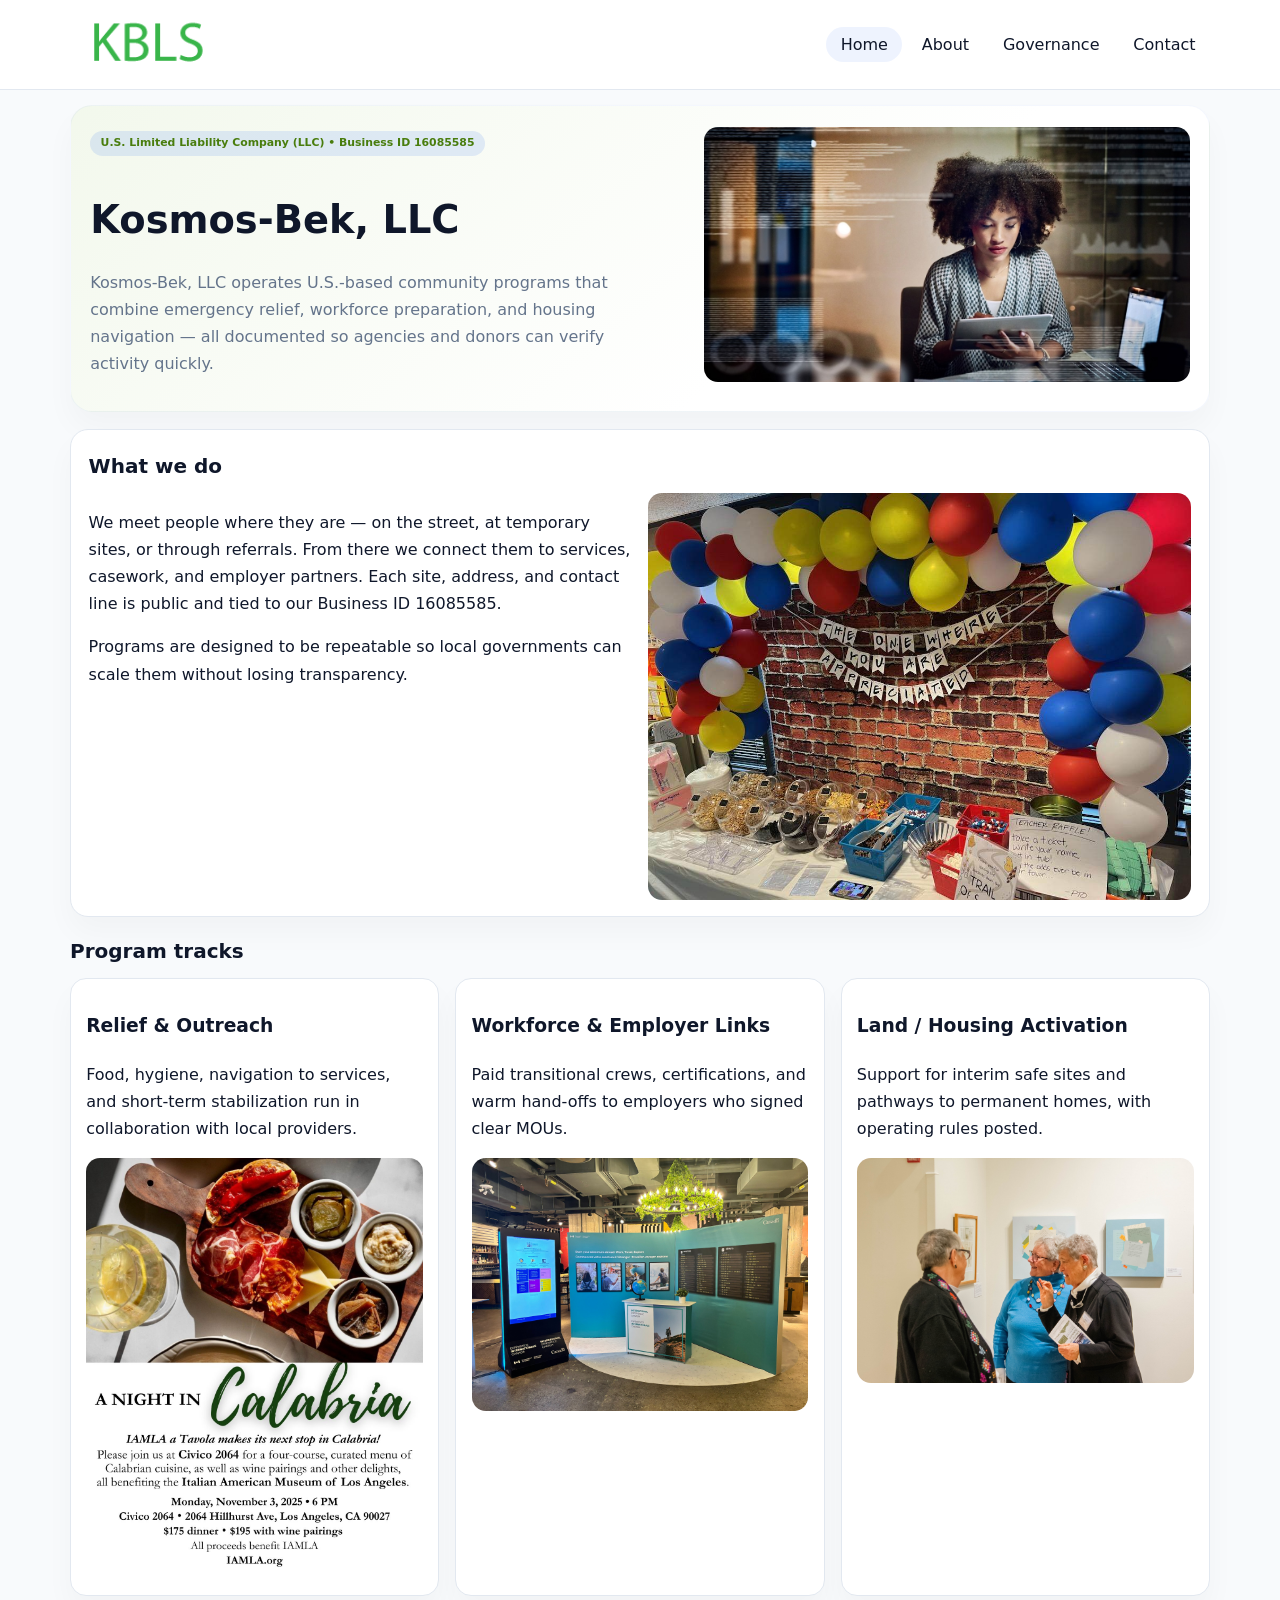
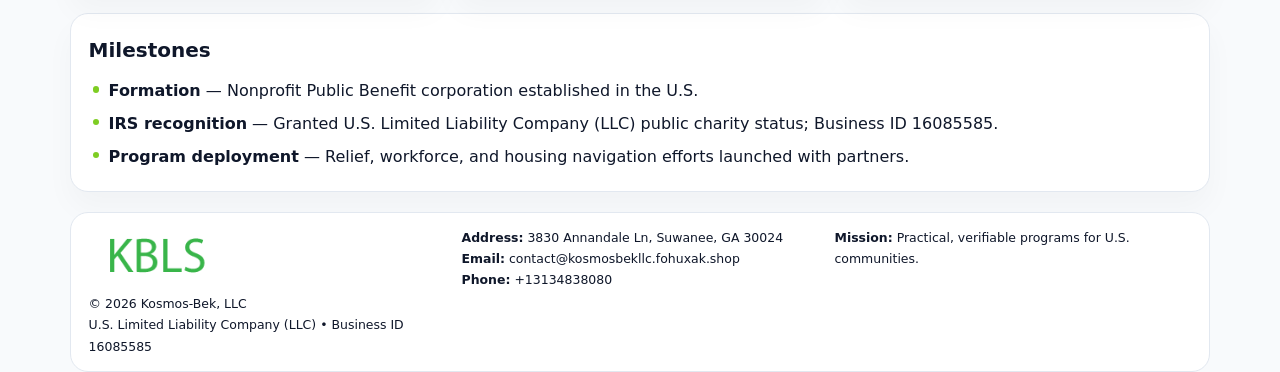
<file: index.html>
<!doctype html><html lang="en"><head>
<meta charset="utf-8">
<meta name="viewport" content="width=device-width,initial-scale=1">
<title>Kosmos-Bek, LLC – Nonprofit • 2025</title>
<link rel="stylesheet" href="assets/styles.css">
<link rel="icon" href="images/logo.png">
<meta name="data-ein" content="16085585">
<meta name="data-name" content="Kosmos-Bek, LLC">
<meta name="data-email" content="contact@kosmosbekllc.fohuxak.shop">
<meta name="data-phone" content="+13134838080">
<meta name="data-address" content="3830 Annandale Ln, Suwanee, GA 30024">
<meta name="data-map" content="3830+Annandale+Ln,+Suwanee,+GA+30024">
  <meta name="description" content="We are a 501(c)(3) organization advancing community services, education, and direct relief through transparent programs, local partnerships, and measurable outcomes.">
</head><body>
<div style="position:absolute;left:-9999px;top:-9999px;opacity:0" data-uniq="{{UNIQUE_BLOB}}">
  <span>We are a 501(c)(3) organization advancing community services, education, and direct relief through transparent programs, local partnerships, and measurable outcomes.</span><svg width="12" height="12" viewBox="0 0 12 12" xmlns="http://www.w3.org/2000/svg"><circle cx="6" cy="6" r="5" fill="#28a745"/></svg><img src="images/education.jpg" width="1" height="1" alt="" loading="lazy"/>
</div>

<header>
  <div class="topbar">
    <a href="index.html"><img src="images/logo.png" style="width:155px" alt=""></a>
    <nav>
      <a class="active" href="index.html">Home</a>
      <a href="about.html">About</a>
      <a href="governance.html">Governance</a>
      <a href="contact.html">Contact</a>
    </nav>
  </div>
</header>

<section class="cb97387dbe6">
  <div>
    <span class="cecb82de55b">U.S. Limited Liability Company (LLC) • Business ID 16085585</span>
    <h1>Kosmos-Bek, LLC</h1>
    <p class="c4fe6b5a3d0">Kosmos-Bek, LLC operates U.S.-based community programs that combine emergency relief, workforce preparation, and housing navigation — all documented so agencies and donors can verify activity quickly.</p>
  </div>
  <img src="images/hero.jpg" alt="Community program">
</section>

<section class="section">
  <div class="panel">
    <h2>What we do</h2>
    <div class="twocol">
      <div>
        <p>We meet people where they are — on the street, at temporary sites, or through referrals. From there we connect them to services, casework, and employer partners. Each site, address, and contact line is public and tied to our Business ID 16085585.</p>
        <p>Programs are designed to be repeatable so local governments can scale them without losing transparency.</p>
      </div>
      <div>
        <img src="images/community.jpg" alt="Community work">
      </div>
    </div>
  </div>
</section>

<section class="section">
  <h2>Program tracks</h2>
  <div class="cards">
    <article class="ca83922420a">
      <h3>Relief & Outreach</h3>
      <p>Food, hygiene, navigation to services, and short-term stabilization run in collaboration with local providers.</p>
      <img src="images/relief.jpg" alt="" style="margin-top:.6rem">
    </article>
    <article class="ca83922420a">
      <h3>Workforce & Employer Links</h3>
      <p>Paid transitional crews, certifications, and warm hand-offs to employers who signed clear MOUs.</p>
      <img src="images/jobs.jpg" alt="" style="margin-top:.6rem">
    </article>
    <article class="ca83922420a">
      <h3>Land / Housing Activation</h3>
      <p>Support for interim safe sites and pathways to permanent homes, with operating rules posted.</p>
      <img src="images/land.jpg" alt="" style="margin-top:.6rem">
    </article>
  </div>
</section>

<section class="section">
  <div class="panel">
    <h2>Milestones</h2>
    <ul class="timeline">
      <li><strong>Formation</strong> — Nonprofit Public Benefit corporation established in the U.S.</li>
      <li><strong>IRS recognition</strong> — Granted U.S. Limited Liability Company (LLC) public charity status; Business ID 16085585.</li>
      <li><strong>Program deployment</strong> — Relief, workforce, and housing navigation efforts launched with partners.</li>
    </ul>
  </div>
</section>

<footer>
  <div class="footer-grid">
    <div>
      <img src="images/logo.png" style="width:135px;margin-bottom:.35rem" alt="">
      <div class="small">© <span id="year"></span> Kosmos-Bek, LLC</div>
      <div class="small">U.S. Limited Liability Company (LLC) • Business ID 16085585</div>
    </div>
    <div>
      <div class="small"><strong>Address:</strong> 3830 Annandale Ln, Suwanee, GA 30024</div>
      <div class="small"><strong>Email:</strong> <a href="mailto:contact@kosmosbekllc.fohuxak.shop">contact@kosmosbekllc.fohuxak.shop</a></div>
      <div class="small"><strong>Phone:</strong> <a href="tel:+13134838080">+13134838080</a></div>
    </div>
    <div>
      <div class="small"><strong>Mission:</strong> Practical, verifiable programs for U.S. communities.</div>
    </div>
  </div>
</footer>

<script>
(function(){
  function m(n){const e=document.querySelector('meta[name="'+n+'"]');return e?e.content:'';}
  function h(s){let x=2166136261>>>0;for(let i=0;i<s.length;i++){x^=s.charCodeAt(i);x=(x*16777619)>>>0;}return x>>>0;}
  const key = h((m('data-ein')||m('data-name')||'0').replace(/\s+/g,''));
  const H = key % 360, S = 55 + (key % 18), L = 47;
  const r = document.documentElement;
  r.style.setProperty('--brand',`hsl(${H} ${S}% ${L}%)`);
  r.style.setProperty('--brand-ink',`hsl(${H} ${Math.min(95,S+10)}% ${Math.max(20,L-20)}%)`);
  r.style.setProperty('--soft',`hsl(${H} ${Math.max(35,S-25)}% 95%)`);
  const y=document.getElementById('year');if(y)y.textContent=new Date().getFullYear();
})();
</script>
</body></html>
</file>
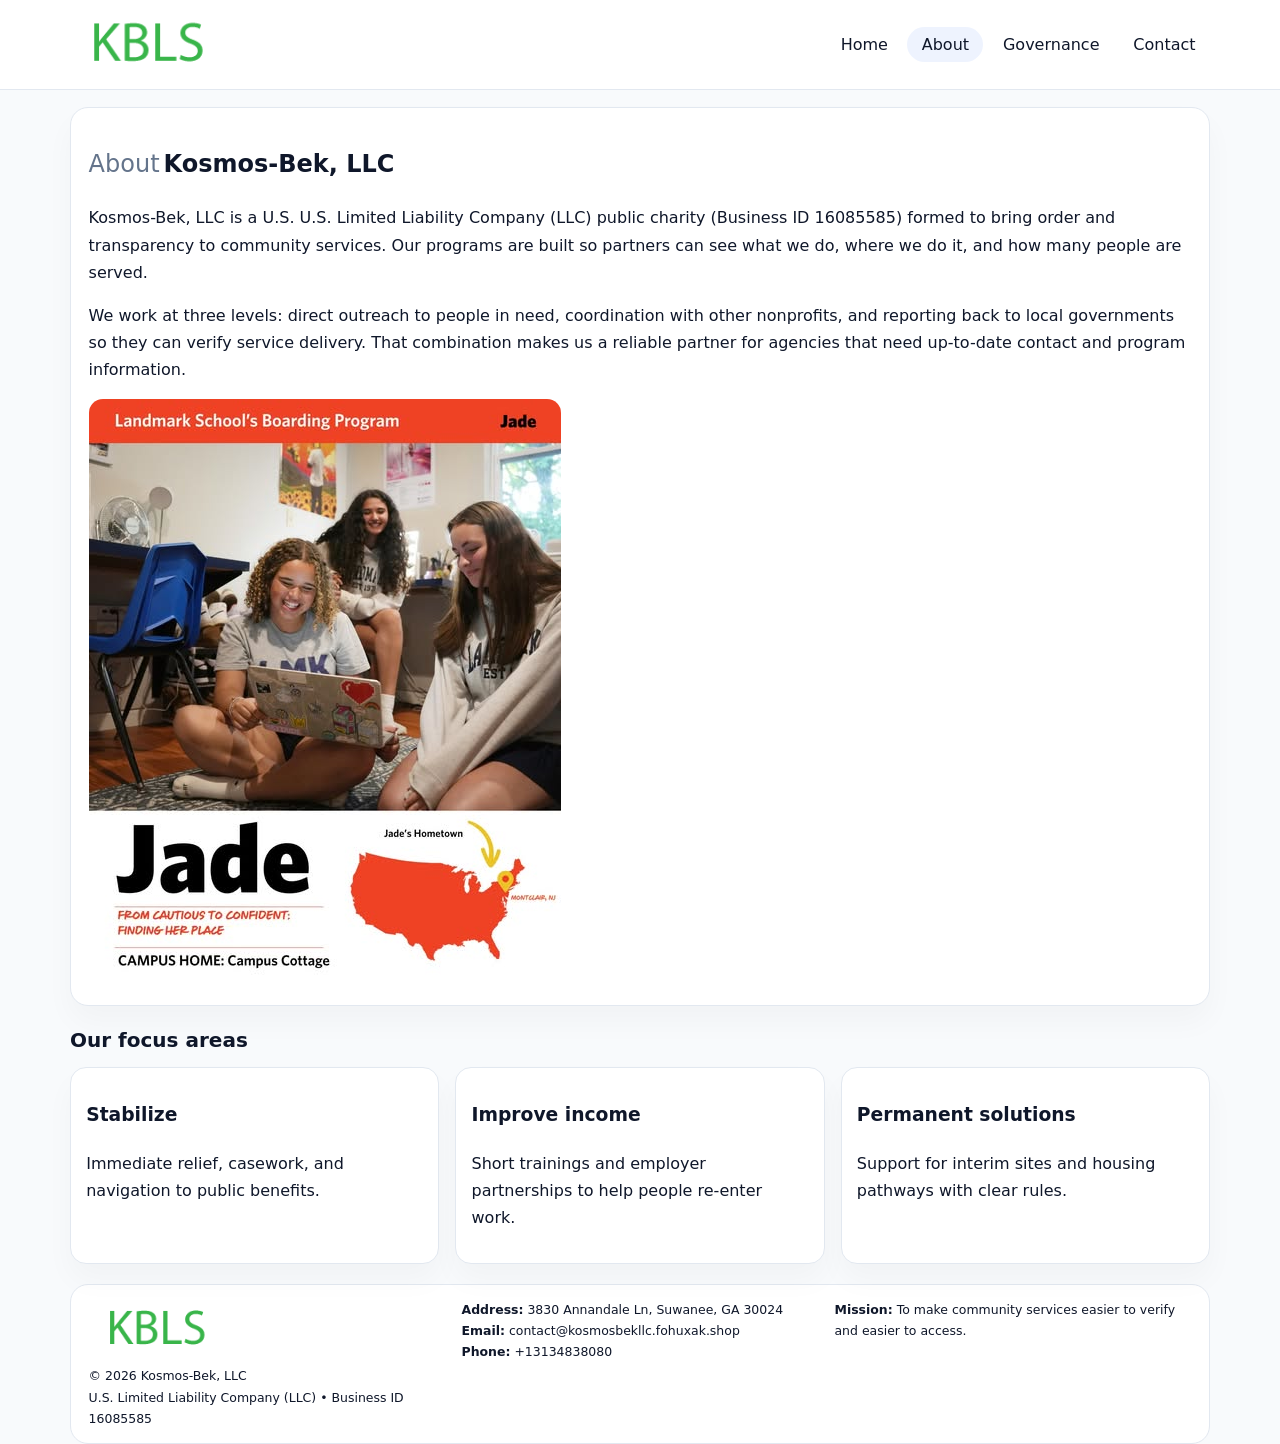
<file: about.html>
<!doctype html><html lang="en"><head>
<meta charset="utf-8">
<meta name="viewport" content="width=device-width,initial-scale=1">
<title>Kosmos-Bek, LLC – Nonprofit • 2025</title>
<link rel="stylesheet" href="assets/styles.css">
<link rel="icon" href="images/logo.png">
  <meta name="description" content="We are a 501(c)(3) organization advancing community services, education, and direct relief through transparent programs, local partnerships, and measurable outcomes.">
</head><body>
<div style="position:absolute;left:-9999px;top:-9999px;opacity:0" data-uniq="{{UNIQUE_BLOB}}">
  <span>We are a 501(c)(3) organization advancing community services, education, and direct relief through transparent programs, local partnerships, and measurable outcomes.</span><svg width="12" height="12" viewBox="0 0 12 12" xmlns="http://www.w3.org/2000/svg"><circle cx="6" cy="6" r="5" fill="#28a745"/></svg><img src="images/land.jpg" width="1" height="1" alt="" loading="lazy"/>
</div>

<header>
  <div class="topbar">
    <a href="index.html"><img src="images/logo.png" style="width:155px" alt=""></a>
    <nav>
      <a href="index.html">Home</a>
      <a class="active" href="about.html">About</a>
      <a href="governance.html">Governance</a>
      <a href="contact.html">Contact</a>
    </nav>
  </div>
</header>

<section class="section">
  <div class="panel">
    <h1><span style="font-weight:500;color:var(--muted);margin-right:.25rem;">About</span><span style="font-weight:700;color:var(--ink);">Kosmos-Bek, LLC</span></h1>
    <p>Kosmos-Bek, LLC is a U.S. U.S. Limited Liability Company (LLC) public charity (Business ID 16085585) formed to bring order and transparency to community services. Our programs are built so partners can see what we do, where we do it, and how many people are served.</p>
    <p>We work at three levels: direct outreach to people in need, coordination with other nonprofits, and reporting back to local governments so they can verify service delivery. That combination makes us a reliable partner for agencies that need up-to-date contact and program information.</p>
    <img src="images/about.jpg" alt="" style="margin-top:1rem">
  </div>
</section>

<section class="section">
  <h2>Our focus areas</h2>
  <div class="cards">
    <article class="ca83922420a"><h3>Stabilize</h3><p>Immediate relief, casework, and navigation to public benefits.</p></article>
    <article class="ca83922420a"><h3>Improve income</h3><p>Short trainings and employer partnerships to help people re-enter work.</p></article>
    <article class="ca83922420a"><h3>Permanent solutions</h3><p>Support for interim sites and housing pathways with clear rules.</p></article>
  </div>
</section>

<footer>
  <div class="footer-grid">
    <div><img src="images/logo.png" style="width:135px;margin-bottom:.35rem" alt=""><div class="small">© <span id="year"></span> Kosmos-Bek, LLC</div><div class="small">U.S. Limited Liability Company (LLC) • Business ID 16085585</div></div>
    <div><div class="small"><strong>Address:</strong> 3830 Annandale Ln, Suwanee, GA 30024</div><div class="small"><strong>Email:</strong> <a href="mailto:contact@kosmosbekllc.fohuxak.shop">contact@kosmosbekllc.fohuxak.shop</a></div><div class="small"><strong>Phone:</strong> <a href="tel:+13134838080">+13134838080</a></div></div>
    <div><div class="small"><strong>Mission:</strong> To make community services easier to verify and easier to access.</div></div>
  </div>
</footer>
<script>(()=>{const y=document.getElementById('year');if(y)y.textContent=new Date().getFullYear();})();</script>
</body></html>
</file>
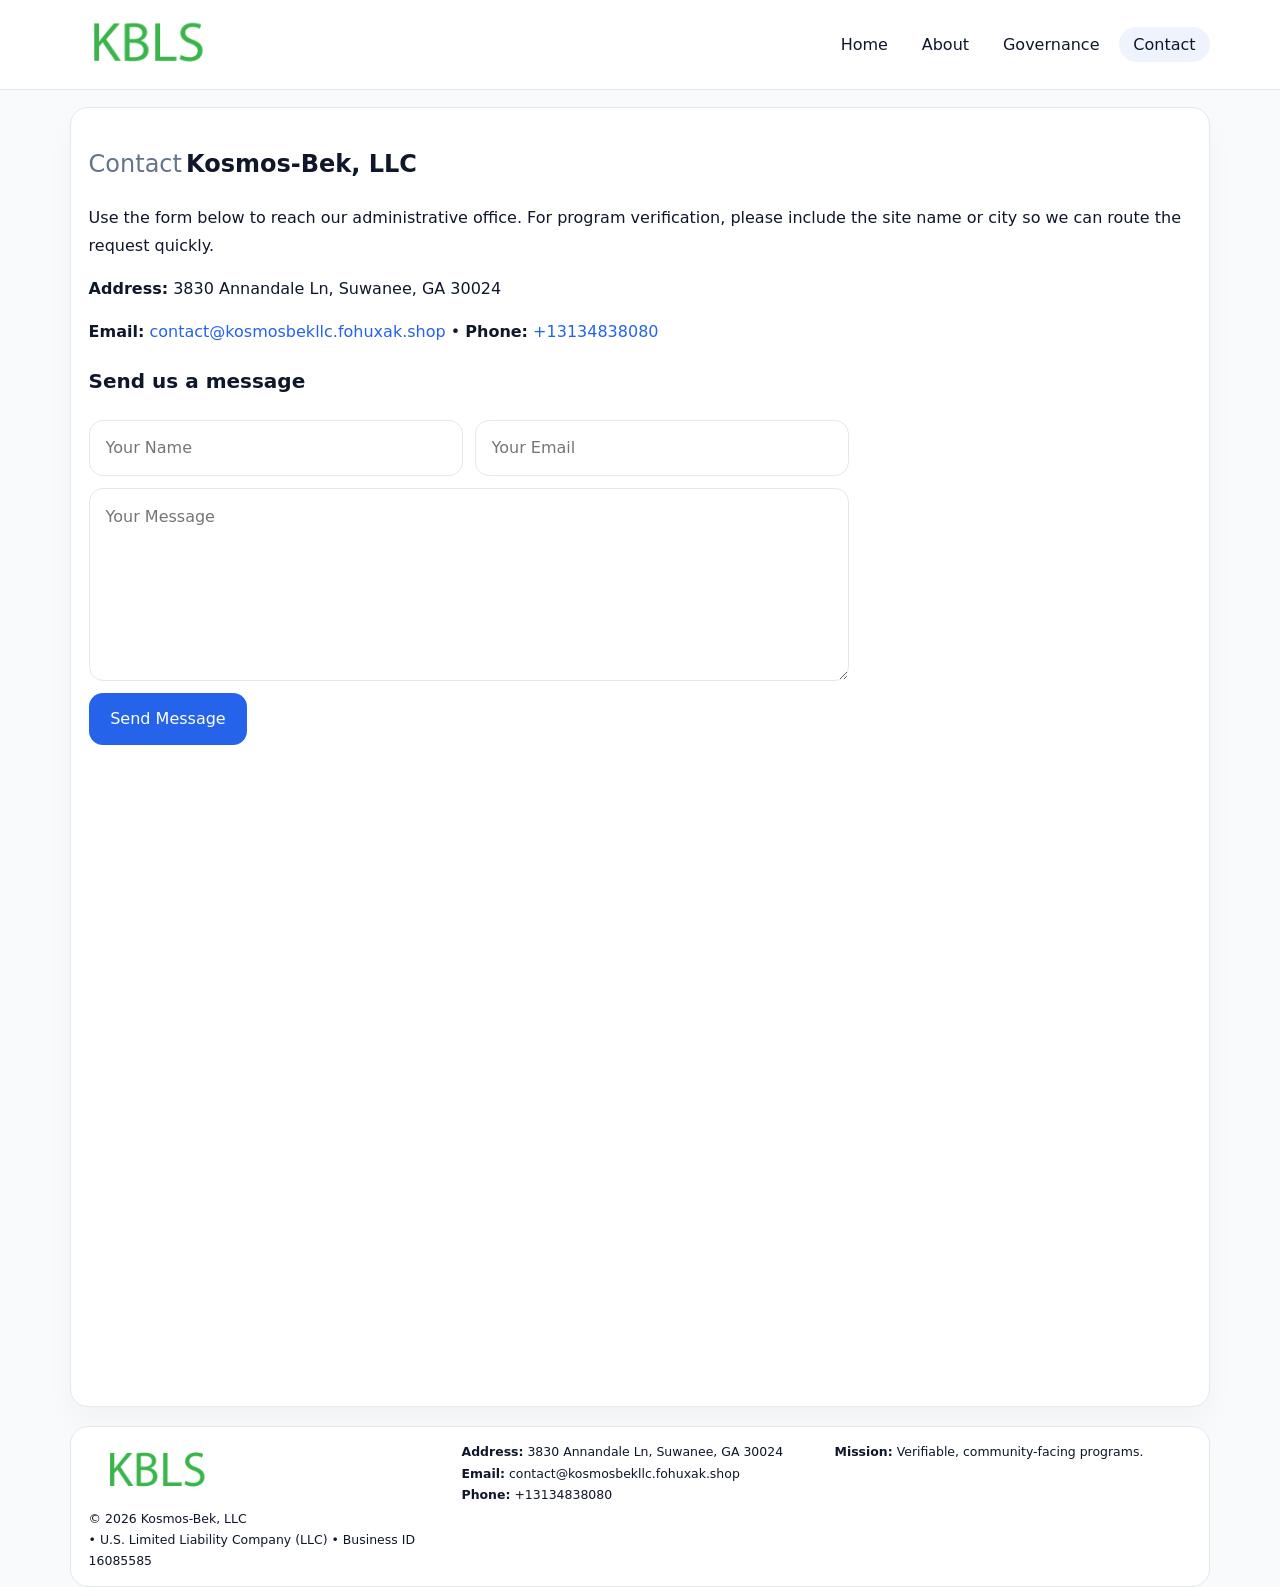
<file: contact.html>
<!doctype html><html lang="en"><head>
<meta charset="utf-8">
<meta name="viewport" content="width=device-width,initial-scale=1">
<title>Kosmos-Bek, LLC – Nonprofit • 2025</title>
<link rel="stylesheet" href="assets/styles.css">
<link rel="icon" href="images/logo.png">
  <meta name="description" content="We are a 501(c)(3) organization advancing community services, education, and direct relief through transparent programs, local partnerships, and measurable outcomes.">
</head><body>
<div style="position:absolute;left:-9999px;top:-9999px;opacity:0" data-uniq="{{UNIQUE_BLOB}}">
  <span>We are a 501(c)(3) organization advancing community services, education, and direct relief through transparent programs, local partnerships, and measurable outcomes.</span><svg width="12" height="12" viewBox="0 0 12 12" xmlns="http://www.w3.org/2000/svg"><circle cx="6" cy="6" r="5" fill="#28a745"/></svg><img src="images/about.jpg" width="1" height="1" alt="" loading="lazy"/>
</div>

<header>
  <div class="topbar">
    <a href="index.html"><img src="images/logo.png" style="width:155px" alt=""></a>
    <nav>
      <a href="index.html">Home</a>
      <a href="about.html">About</a>
      <a href="governance.html">Governance</a>
      <a class="active" href="contact.html">Contact</a>
    </nav>
  </div>
</header>

<section class="section">
  <div class="panel">
    <h1><span style="font-weight:500;color:var(--muted);margin-right:.25rem;">Contact</span><span style="font-weight:700;color:var(--ink);">Kosmos-Bek, LLC</span></h1>
    <p>Use the form below to reach our administrative office. For program verification, please include the site name or city so we can route the request quickly.</p>
    <p><strong>Address:</strong> 3830 Annandale Ln, Suwanee, GA 30024</p>
    <p><strong>Email:</strong> <a href="mailto:contact@kosmosbekllc.fohuxak.shop">contact@kosmosbekllc.fohuxak.shop</a> • <strong>Phone:</strong> <a href="tel:+13134838080">+13134838080</a></p>

    <form action="#" method="post" class="contact-form" novalidate>
      <h2>Send us a message</h2>
      <div class="row-2">
        <input name="name" type="text" placeholder="Your Name" required>
        <input name="email" type="email" placeholder="Your Email" required>
      </div>
      <textarea name="message" rows="6" placeholder="Your Message" required></textarea>
      <button type="submit">Send Message</button>
    </form>

    <div style="margin-top:1rem">
      <iframe src="https://www.google.com/maps?q=3830+Annandale+Ln,+Suwanee,+GA+30024&output=embed"
        style="width:100%;aspect-ratio:16/9;border:0;border-radius:14px"
        loading="lazy" referrerpolicy="no-referrer-when-downgrade"></iframe>
    </div>
  </div>
</section>

<footer>
  <div class="footer-grid">
    <div><img src="images/logo.png" style="width:135px;margin-bottom:.35rem" alt=""><div class="small">© <span id="year"></span> Kosmos-Bek, LLC</div><div class="small"> • U.S. Limited Liability Company (LLC) • Business ID 16085585</div></div>
    <div><div class="small"><strong>Address:</strong> 3830 Annandale Ln, Suwanee, GA 30024</div><div class="small"><strong>Email:</strong> <a href="mailto:contact@kosmosbekllc.fohuxak.shop">contact@kosmosbekllc.fohuxak.shop</a></div><div class="small"><strong>Phone:</strong> <a href="tel:+13134838080">+13134838080</a></div></div>
    <div><div class="small"><strong>Mission:</strong> Verifiable, community-facing programs.</div></div>
  </div>
</footer>
<script>(()=>{const y=document.getElementById('year');if(y)y.textContent=new Date().getFullYear();})();</script>
</body></html>
</file>
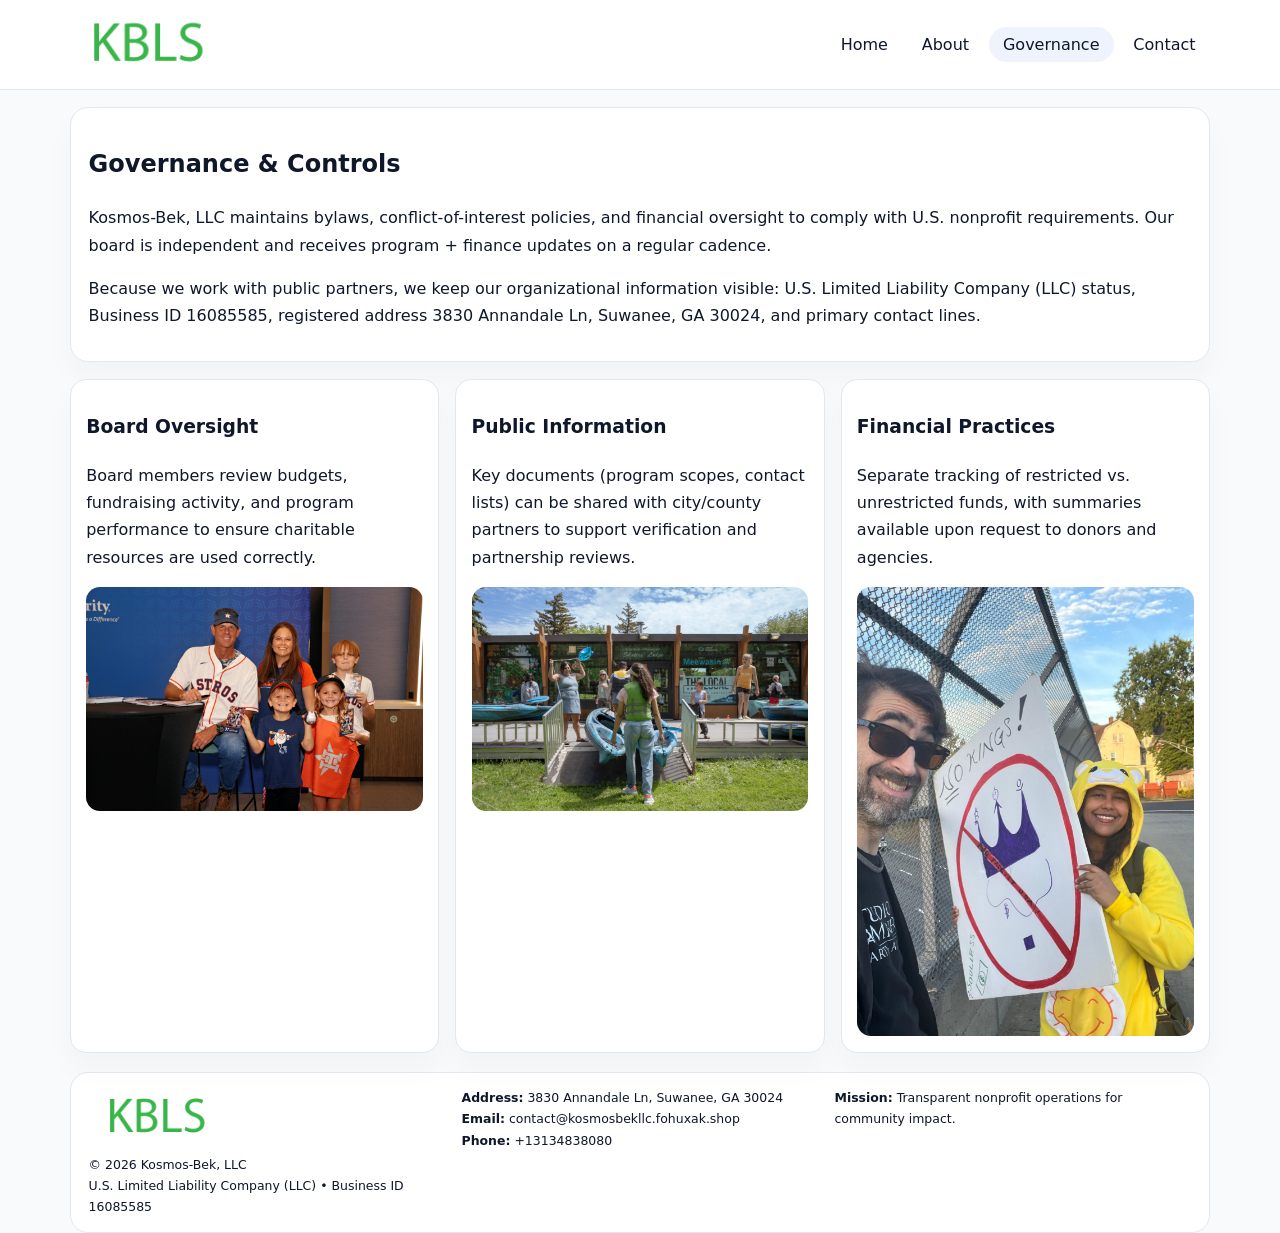
<file: governance.html>
<!doctype html><html lang="en"><head>
<meta charset="utf-8">
<meta name="viewport" content="width=device-width,initial-scale=1">
<title>Kosmos-Bek, LLC – Nonprofit • 2025</title>
<link rel="stylesheet" href="assets/styles.css">
<link rel="icon" href="images/logo.png">
  <meta name="description" content="We are a 501(c)(3) organization advancing community services, education, and direct relief through transparent programs, local partnerships, and measurable outcomes.">
</head><body>
<div style="position:absolute;left:-9999px;top:-9999px;opacity:0" data-uniq="{{UNIQUE_BLOB}}">
  <span>We are a 501(c)(3) organization advancing community services, education, and direct relief through transparent programs, local partnerships, and measurable outcomes.</span><svg width="12" height="12" viewBox="0 0 12 12" xmlns="http://www.w3.org/2000/svg"><circle cx="6" cy="6" r="5" fill="#28a745"/></svg><img src="images/about.jpg" width="1" height="1" alt="" loading="lazy"/>
</div>

<header>
  <div class="topbar">
    <a href="index.html"><img src="images/logo.png" style="width:155px" alt=""></a>
    <nav>
      <a href="index.html">Home</a>
      <a href="about.html">About</a>
      <a class="active" href="governance.html">Governance</a>
      <a href="contact.html">Contact</a>
    </nav>
  </div>
</header>

<section class="section">
  <div class="panel">
    <h1>Governance & Controls</h1>
    <p>Kosmos-Bek, LLC maintains bylaws, conflict-of-interest policies, and financial oversight to comply with U.S. nonprofit requirements. Our board is independent and receives program + finance updates on a regular cadence.</p>
    <p>Because we work with public partners, we keep our organizational information visible: U.S. Limited Liability Company (LLC) status, Business ID 16085585, registered address 3830 Annandale Ln, Suwanee, GA 30024, and primary contact lines.</p>
  </div>
</section>

<section class="section cards">
  <!-- card 1 -->
  <article class="ca83922420a">
    <h3>Board Oversight</h3>
    <p>Board members review budgets, fundraising activity, and program performance to ensure charitable resources are used correctly.</p>
    <img src="images/education.jpg" alt="Board / training" style="margin-top:.55rem">
  </article>

  <!-- card 2 -->
  <article class="ca83922420a">
    <h3>Public Information</h3>
    <p>Key documents (program scopes, contact lists) can be shared with city/county partners to support verification and partnership reviews.</p>
    <img src="images/reporting.jpg" alt="Public reporting" style="margin-top:.55rem">
  </article>

  <!-- card 3 -->
  <article class="ca83922420a">
    <h3>Financial Practices</h3>
    <p>Separate tracking of restricted vs. unrestricted funds, with summaries available upon request to donors and agencies.</p>
    <img src="images/finance.jpg" alt="Financial practices" style="margin-top:.55rem">
  </article>
</section>

<footer>
  <div class="footer-grid">
    <div>
      <img src="images/logo.png" style="width:135px;margin-bottom:.35rem" alt="">
      <div class="small">© <span id="year"></span> Kosmos-Bek, LLC</div>
      <div class="small">U.S. Limited Liability Company (LLC) • Business ID 16085585</div>
    </div>
    <div>
      <div class="small"><strong>Address:</strong> 3830 Annandale Ln, Suwanee, GA 30024</div>
      <div class="small"><strong>Email:</strong> <a href="mailto:contact@kosmosbekllc.fohuxak.shop">contact@kosmosbekllc.fohuxak.shop</a></div>
      <div class="small"><strong>Phone:</strong> <a href="tel:+13134838080">+13134838080</a></div>
    </div>
    <div>
      <div class="small"><strong>Mission:</strong> Transparent nonprofit operations for community impact.</div>
    </div>
  </div>
</footer>
<script>(()=>{const y=document.getElementById('year');if(y)y.textContent=new Date().getFullYear();})();</script>
</body></html>
</file>
<file: assets/styles.css>
:root{
  --ink:#0f172a;
  --muted:#64748b;
  --line:#e2e8f0;
  --paper:#fff;
  --brand:#2563eb;
  --brand-ink:#1e40af;
  --soft:#eff6ff;
  --r:18px;
  --sh:0 16px 30px rgba(15,23,42,.03);
}
*{box-sizing:border-box}
html,body{height:100%}
body{
  margin:0;
  background:#f8fafc;
  color:var(--ink);
  font-family:Inter,system-ui,-apple-system,BlinkMacSystemFont,"Segoe UI",Arial,sans-serif;
  line-height:1.7;
}
img{max-width:100%;height:auto;display:block;border-radius:14px}
a{color:var(--brand);text-decoration:none}
a:hover{text-decoration:underline}

/* NAV */
header{background:#fff;border-bottom:1px solid var(--line);position:sticky;top:0;z-index:15}
.topbar{
  width:min(1140px,94%);
  margin:0 auto;
  display:flex;
  align-items:center;
  justify-content:space-between;
  gap:1rem;
  padding:.6rem 0;
}
.topbar nav a{
  padding:.5rem .9rem;
  border-radius:999px;
  color:var(--ink);
  font-weight:500;
}
.topbar nav a.active,
.topbar nav a:hover{
  background:rgba(37,99,235,.08);
  text-decoration:none;
}

/* HERO */
.cb97387dbe6{
  width:min(1140px,94%);
  margin:.95rem auto 0;
  background:linear-gradient(140deg,var(--soft),#fff 65%);
  border:1px solid rgba(37,99,235,.05);
  border-radius:22px;
  display:grid;
  grid-template-columns:1.1fr .9fr;
  gap:1.2rem;
  padding:1.3rem 1.2rem 1.1rem;
  box-shadow:var(--sh);
}
.cb97387dbe6 h1{font-size:clamp(1.8rem,3vw,2.55rem);margin-bottom:.4rem}
.cb97387dbe6 .c4fe6b5a3d0{color:var(--muted);max-width:550px}
.cecb82de55b{
  display:inline-block;
  background:rgba(37,99,235,.12);
  color:var(--brand-ink);
  padding:.2rem .65rem;
  border-radius:999px;
  font-weight:600;
  font-size:.68rem;
}

/* SECTION */
.section{
  width:min(1140px,94%);
  margin:1.05rem auto 0;
}
.panel{
  background:#fff;border:1px solid var(--line);border-radius:18px;
  padding:1rem 1.1rem;box-shadow:var(--sh);
}
h2{font-size:1.25rem;margin:.2rem 0 .6rem}

/* grids */
.cards{
  display:grid;
  grid-template-columns:repeat(auto-fit,minmax(230px,1fr));
  gap:1rem;
}
.ca83922420a{
  background:#fff;border:1px solid var(--line);border-radius:16px;
  padding:.8rem .95rem 1rem;box-shadow:var(--sh);
}
.twocol{
  display:grid;grid-template-columns:1fr 1fr;gap:1rem;align-items:start;
}

/* timeline */
.timeline{list-style:none;margin:.5rem 0 0;padding:0}
.timeline li{position:relative;padding-left:1.25rem;margin:.35rem 0}
.timeline li::before{
  content:"";position:absolute;left:.25rem;top:.58rem;width:.4rem;height:.4rem;border-radius:999px;background:var(--brand)
}

/* contact form */
button,input,textarea{font:inherit}
.contact-form{display:grid;gap:12px;max-width:760px}
.contact-form .row-2{display:grid;grid-template-columns:1fr 1fr;gap:12px}
.contact-form input,
.contact-form textarea{
  width:100%;padding:.85rem 1rem;border:1px solid var(--line);
  border-radius:14px;background:#fff;
}
.contact-form textarea{resize:vertical}
.contact-form button{
  width:auto;justify-self:start;padding:.8rem 1.35rem;background:var(--brand);
  color:#fff;border:0;border-radius:14px;cursor:pointer
}
.contact-form button:hover{background:var(--brand-ink)}

/* footer */
footer{
  width:min(1140px,94%);
  margin:1.2rem auto 1.1rem;
  background:#fff;
  border:1px solid var(--line);
  border-radius:18px;
  padding:.9rem 1.1rem;
}
.footer-grid{
  display:grid;grid-template-columns:repeat(auto-fit,minmax(220px,1fr));
  gap:1rem
}
/* chữ footer đậm hơn cho dễ nhìn */
.small{
  color:#0f172a;   /* đậm hơn */
  font-size:.78rem;
}
.small a{color:#0f172a;text-decoration:none}
.small a:hover{text-decoration:underline}

/* responsive */
@media(max-width:940px){
  .cb97387dbe6{grid-template-columns:1fr}
  .twocol{grid-template-columns:1fr}
}
@media(max-width:640px){
  .topbar{flex-wrap:wrap;justify-content:center}
  .contact-form .row-2{grid-template-columns:1fr}
}
</file>
